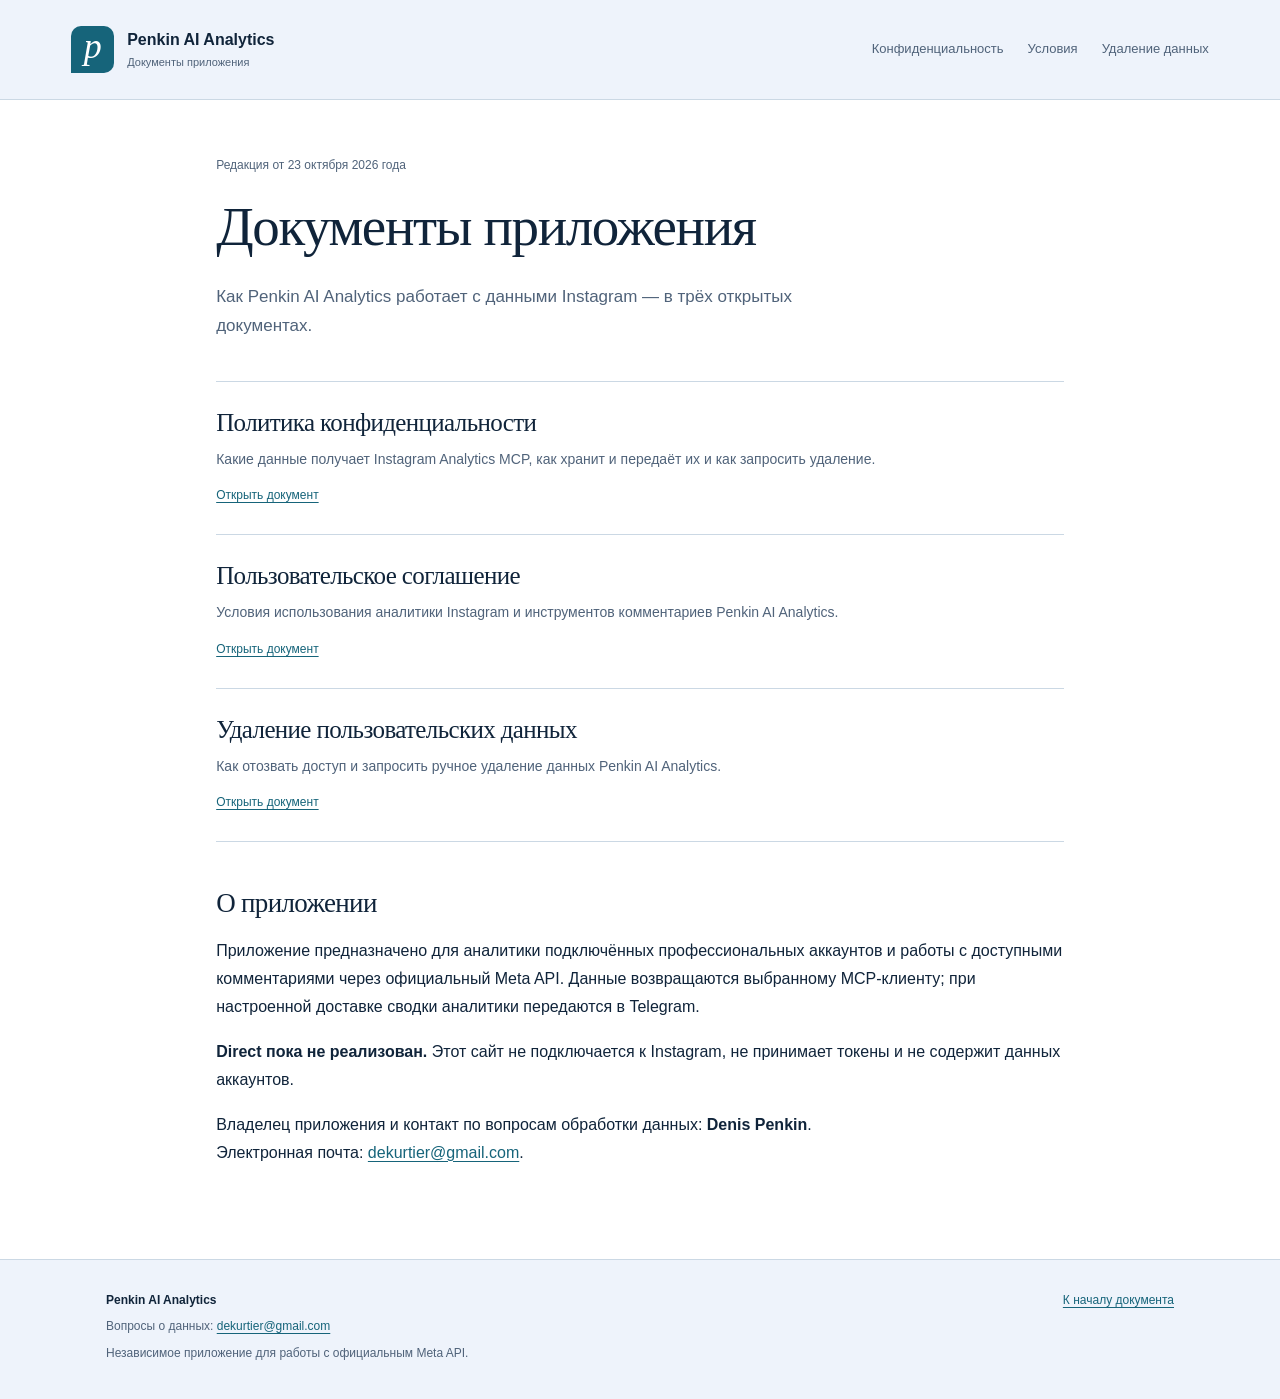
<file: index.html>
<!doctype html>
<html lang="ru"><head><meta charset="utf-8"><meta name="viewport" content="width=device-width, initial-scale=1"><title>Документы приложения — Penkin AI Analytics</title><meta name="description" content="Конфиденциальность, условия использования и удаление данных Penkin AI Analytics."><meta name="referrer" content="strict-origin-when-cross-origin"><meta name="color-scheme" content="light"><link rel="icon" href="./favicon.svg" type="image/svg+xml"><link rel="stylesheet" href="./assets/styles.css"></head>
<body><a class="skip" href="#main">К содержанию</a><header class="site-header"><div class="header-inner"><a class="brand" href="./" aria-label="Penkin AI Analytics — документы"><span class="brand-symbol" aria-hidden="true">p</span><span>Penkin AI Analytics<span class="brand-caption">Документы приложения</span></span></a><nav aria-label="Основная навигация"><a href="./privacy/">Конфиденциальность</a><a href="./terms/">Условия</a><a href="./data-deletion/">Удаление данных</a></nav></div></header>

<main id="main" class="layout home"><article><div class="document-meta">Редакция от <time datetime="2026-10-23">23 октября 2026 года</time></div><h1>Документы приложения</h1><p class="lead">Как Penkin AI Analytics работает с данными Instagram — в трёх открытых документах.</p><div class="document-list"><a href="./privacy/"><h2>Политика конфиденциальности</h2><p>Какие данные получает Instagram Analytics MCP, как хранит и передаёт их и как запросить удаление.</p><span>Открыть документ</span></a><a href="./terms/"><h2>Пользовательское соглашение</h2><p>Условия использования аналитики Instagram и инструментов комментариев Penkin AI Analytics.</p><span>Открыть документ</span></a><a href="./data-deletion/"><h2>Удаление пользовательских данных</h2><p>Как отозвать доступ и запросить ручное удаление данных Penkin AI Analytics.</p><span>Открыть документ</span></a></div><section><h2>О приложении</h2><p>Приложение предназначено для аналитики подключённых профессиональных аккаунтов и работы с доступными комментариями через официальный Meta API. Данные возвращаются выбранному MCP-клиенту; при настроенной доставке сводки аналитики передаются в Telegram.</p><p><strong>Direct пока не реализован.</strong> Этот сайт не подключается к Instagram, не принимает токены и не содержит данных аккаунтов.</p><p>Владелец приложения и контакт по вопросам обработки данных: <strong>Denis Penkin</strong>.<br>Электронная почта: <a href="mailto:dekurtier@gmail.com">dekurtier@gmail.com</a>.</p></section></article></main>
<footer class="site-footer"><div><strong>Penkin AI Analytics</strong><p>Вопросы о данных: <a href="mailto:dekurtier@gmail.com">dekurtier@gmail.com</a></p><p>Независимое приложение для работы с официальным Meta API.</p></div><a href="#main">К началу документа</a></footer></body></html>
</file>
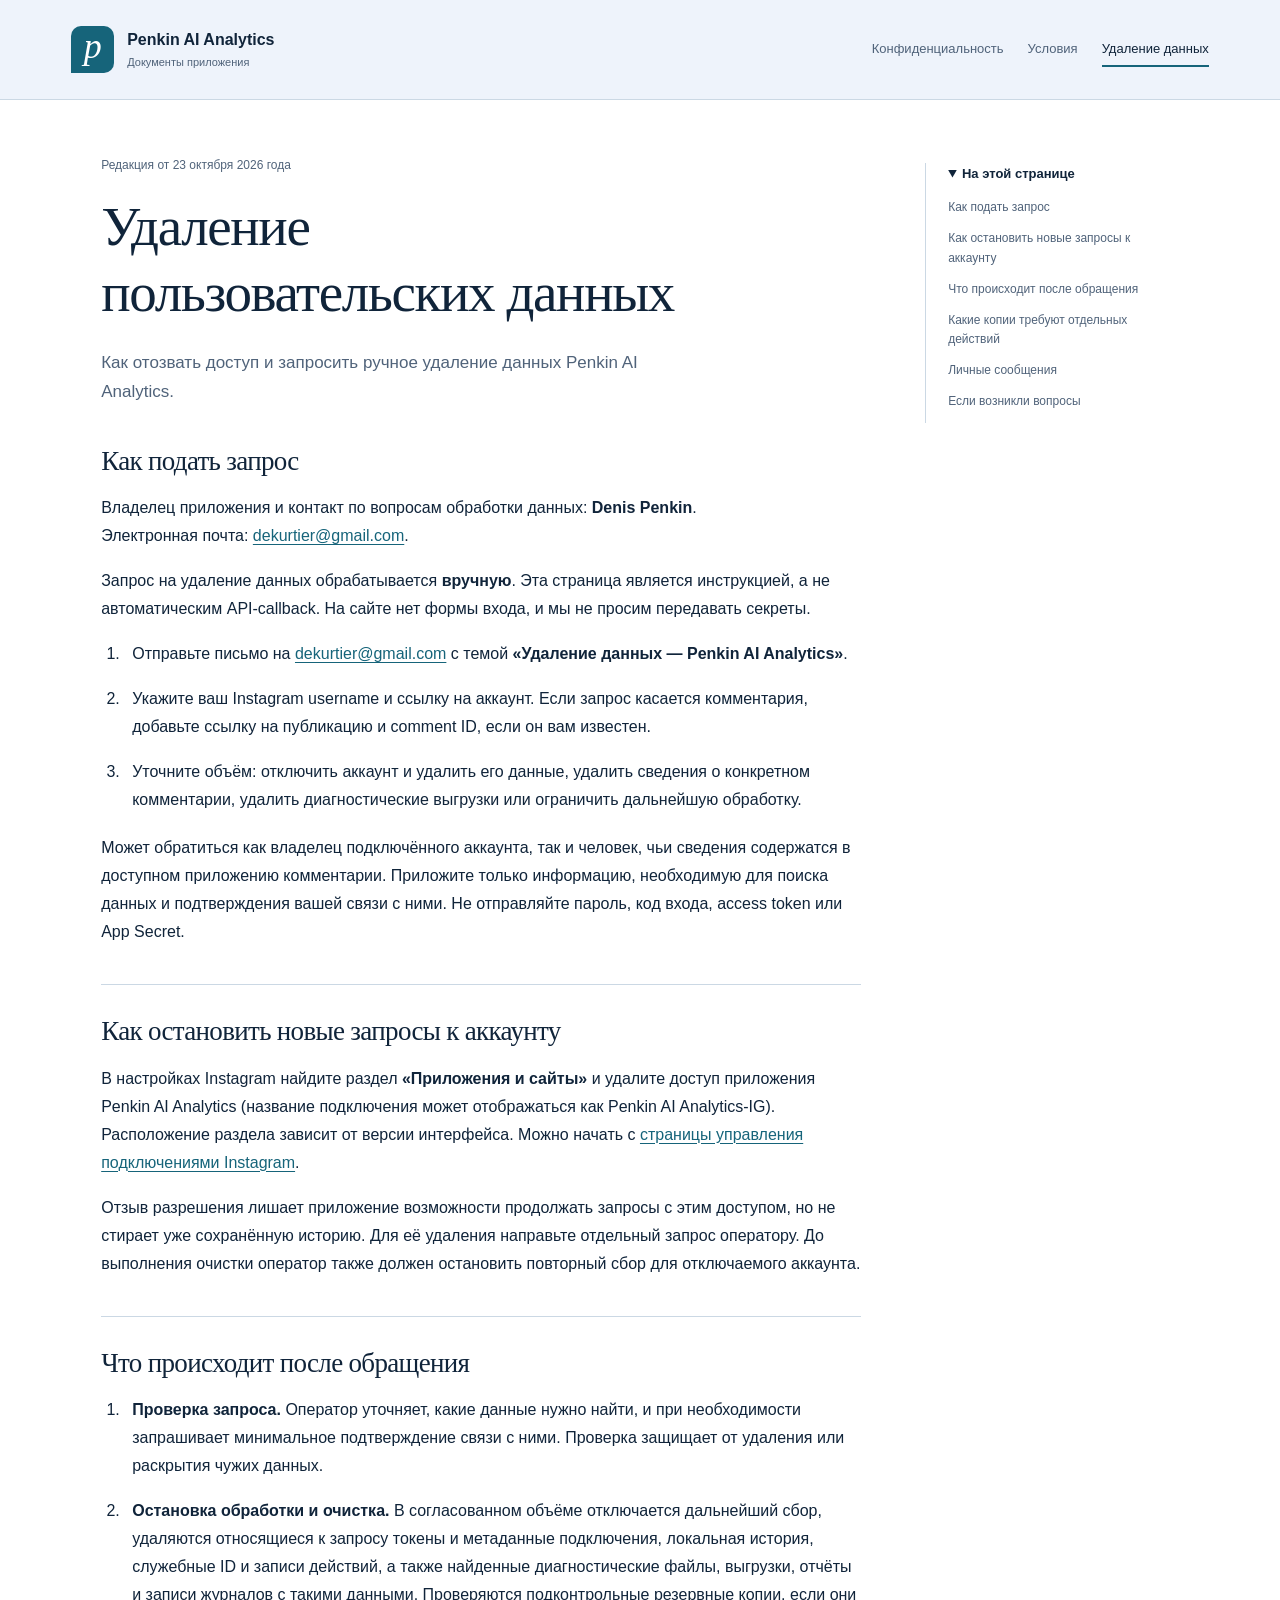
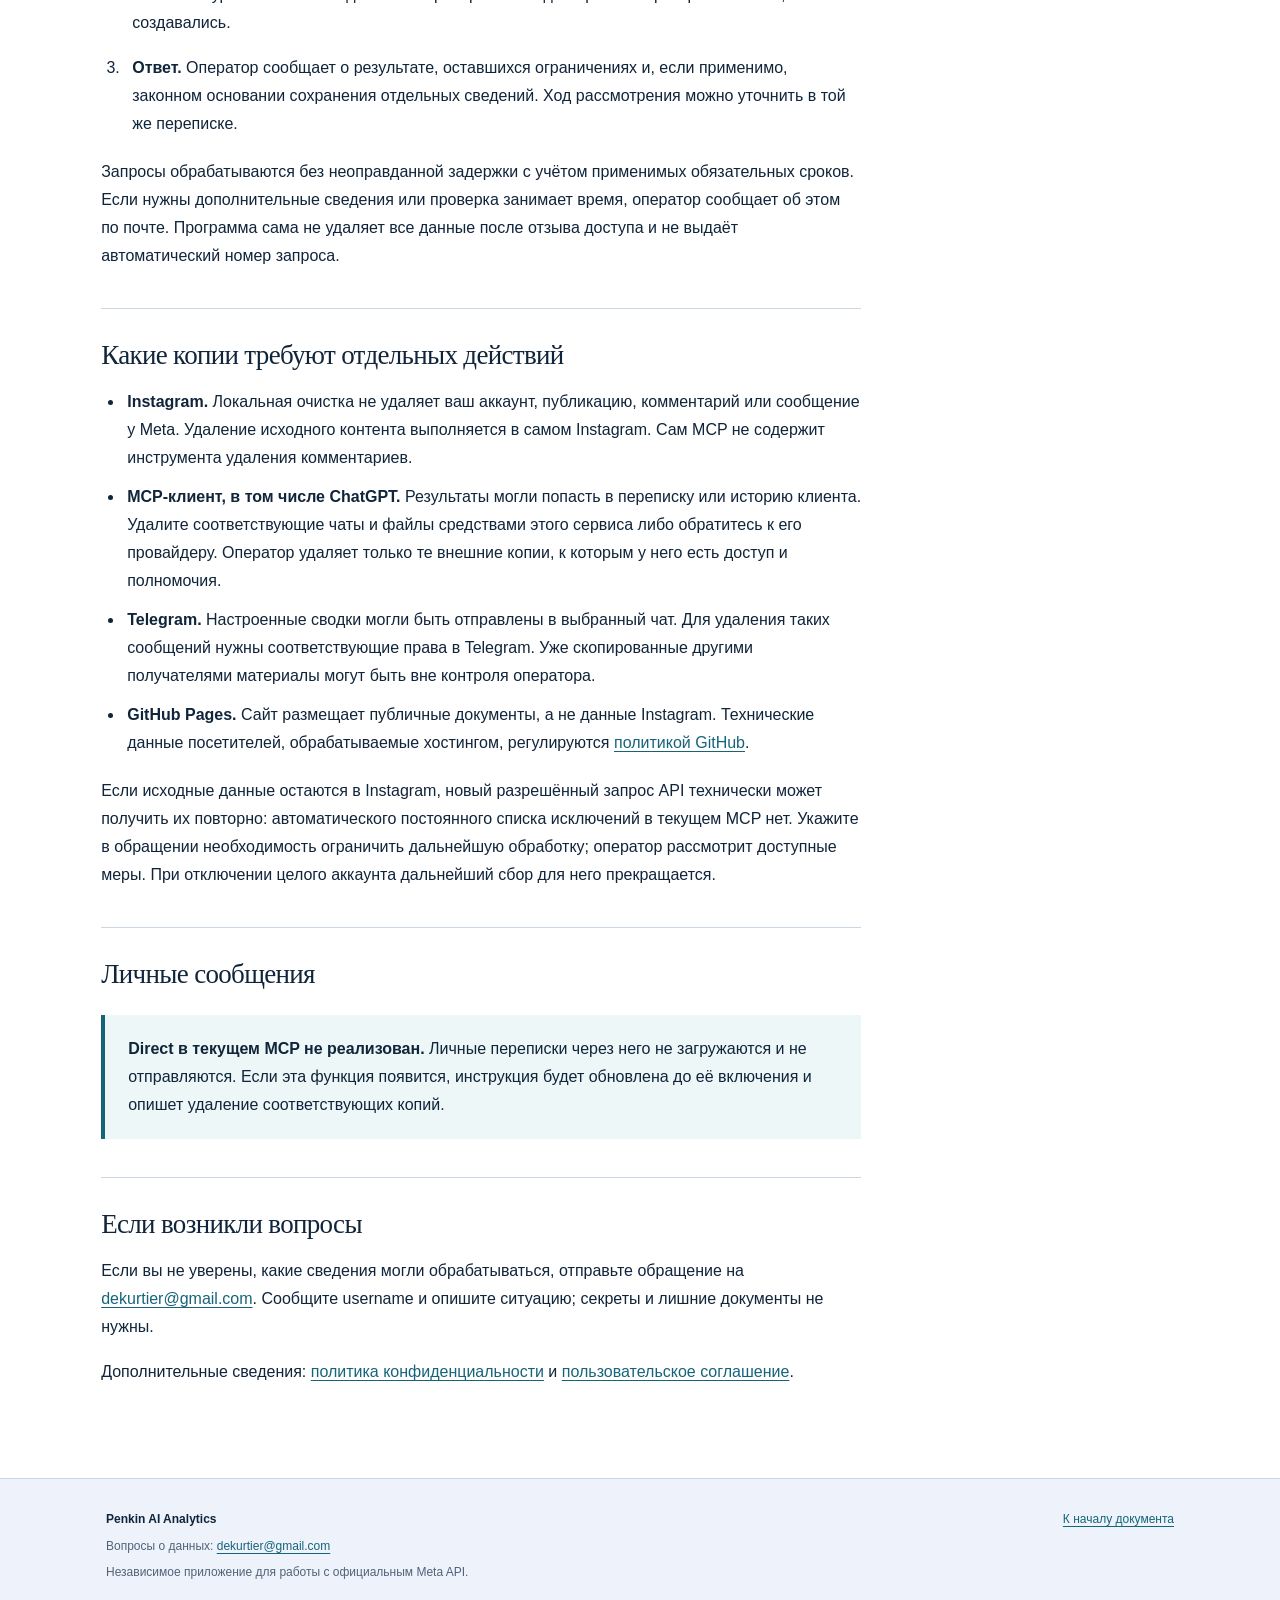
<file: data-deletion/index.html>
<!doctype html>
<html lang="ru"><head><meta charset="utf-8"><meta name="viewport" content="width=device-width, initial-scale=1"><title>Удаление пользовательских данных — Penkin AI Analytics</title><meta name="description" content="Как отозвать доступ и запросить ручное удаление данных Penkin AI Analytics."><meta name="referrer" content="strict-origin-when-cross-origin"><meta name="color-scheme" content="light"><link rel="icon" href="../favicon.svg" type="image/svg+xml"><link rel="stylesheet" href="../assets/styles.css"></head>
<body><a class="skip" href="#main">К содержанию</a><header class="site-header"><div class="header-inner"><a class="brand" href="../" aria-label="Penkin AI Analytics — документы"><span class="brand-symbol" aria-hidden="true">p</span><span>Penkin AI Analytics<span class="brand-caption">Документы приложения</span></span></a><nav aria-label="Основная навигация"><a href="../privacy/">Конфиденциальность</a><a href="../terms/">Условия</a><a href="../data-deletion/" aria-current="page">Удаление данных</a></nav></div></header>

<main id="main" class="layout"><article><div class="document-meta">Редакция от <time datetime="2026-10-23">23 октября 2026 года</time></div><h1>Удаление пользовательских данных</h1><p class="lead">Как отозвать доступ и запросить ручное удаление данных Penkin AI Analytics.</p><section id="request"><h2>Как подать запрос</h2><p>Владелец приложения и контакт по вопросам обработки данных: <strong>Denis Penkin</strong>.<br>Электронная почта: <a href="mailto:dekurtier@gmail.com">dekurtier@gmail.com</a>.</p><p>Запрос на удаление данных обрабатывается <strong>вручную</strong>. Эта страница является инструкцией, а не автоматическим API-callback. На сайте нет формы входа, и мы не просим передавать секреты.</p><ol class="steps"><li>Отправьте письмо на <a href="mailto:dekurtier@gmail.com">dekurtier@gmail.com</a> с темой <strong>«Удаление данных — Penkin AI Analytics»</strong>.</li><li>Укажите ваш Instagram username и ссылку на аккаунт. Если запрос касается комментария, добавьте ссылку на публикацию и comment ID, если он вам известен.</li><li>Уточните объём: отключить аккаунт и удалить его данные, удалить сведения о конкретном комментарии, удалить диагностические выгрузки или ограничить дальнейшую обработку.</li></ol><p>Может обратиться как владелец подключённого аккаунта, так и человек, чьи сведения содержатся в доступном приложению комментарии. Приложите только информацию, необходимую для поиска данных и подтверждения вашей связи с ними. Не отправляйте пароль, код входа, access token или App Secret.</p></section>
<section id="revoke"><h2>Как остановить новые запросы к аккаунту</h2><p>В настройках Instagram найдите раздел <strong>«Приложения и сайты»</strong> и удалите доступ приложения Penkin AI Analytics (название подключения может отображаться как Penkin AI Analytics-IG). Расположение раздела зависит от версии интерфейса. Можно начать с <a href="https://www.instagram.com/accounts/manage_access/">страницы управления подключениями Instagram</a>.</p><p>Отзыв разрешения лишает приложение возможности продолжать запросы с этим доступом, но не стирает уже сохранённую историю. Для её удаления направьте отдельный запрос оператору. До выполнения очистки оператор также должен остановить повторный сбор для отключаемого аккаунта.</p></section>
<section id="process"><h2>Что происходит после обращения</h2><ol class="steps"><li><strong>Проверка запроса.</strong> Оператор уточняет, какие данные нужно найти, и при необходимости запрашивает минимальное подтверждение связи с ними. Проверка защищает от удаления или раскрытия чужих данных.</li><li><strong>Остановка обработки и очистка.</strong> В согласованном объёме отключается дальнейший сбор, удаляются относящиеся к запросу токены и метаданные подключения, локальная история, служебные ID и записи действий, а также найденные диагностические файлы, выгрузки, отчёты и записи журналов с такими данными. Проверяются подконтрольные резервные копии, если они создавались.</li><li><strong>Ответ.</strong> Оператор сообщает о результате, оставшихся ограничениях и, если применимо, законном основании сохранения отдельных сведений. Ход рассмотрения можно уточнить в той же переписке.</li></ol><p>Запросы обрабатываются без неоправданной задержки с учётом применимых обязательных сроков. Если нужны дополнительные сведения или проверка занимает время, оператор сообщает об этом по почте. Программа сама не удаляет все данные после отзыва доступа и не выдаёт автоматический номер запроса.</p></section>
<section id="copies"><h2>Какие копии требуют отдельных действий</h2><ul><li><strong>Instagram.</strong> Локальная очистка не удаляет ваш аккаунт, публикацию, комментарий или сообщение у Meta. Удаление исходного контента выполняется в самом Instagram. Сам MCP не содержит инструмента удаления комментариев.</li><li><strong>MCP-клиент, в том числе ChatGPT.</strong> Результаты могли попасть в переписку или историю клиента. Удалите соответствующие чаты и файлы средствами этого сервиса либо обратитесь к его провайдеру. Оператор удаляет только те внешние копии, к которым у него есть доступ и полномочия.</li><li><strong>Telegram.</strong> Настроенные сводки могли быть отправлены в выбранный чат. Для удаления таких сообщений нужны соответствующие права в Telegram. Уже скопированные другими получателями материалы могут быть вне контроля оператора.</li><li><strong>GitHub Pages.</strong> Сайт размещает публичные документы, а не данные Instagram. Технические данные посетителей, обрабатываемые хостингом, регулируются <a href="https://docs.github.com/en/site-policy/privacy-policies/github-general-privacy-statement">политикой GitHub</a>.</li></ul><p>Если исходные данные остаются в Instagram, новый разрешённый запрос API технически может получить их повторно: автоматического постоянного списка исключений в текущем MCP нет. Укажите в обращении необходимость ограничить дальнейшую обработку; оператор рассмотрит доступные меры. При отключении целого аккаунта дальнейший сбор для него прекращается.</p></section>
<section id="direct"><h2>Личные сообщения</h2><div class="notice"><p><strong>Direct в текущем MCP не реализован.</strong> Личные переписки через него не загружаются и не отправляются. Если эта функция появится, инструкция будет обновлена до её включения и опишет удаление соответствующих копий.</p></div></section>
<section id="help"><h2>Если возникли вопросы</h2><p>Если вы не уверены, какие сведения могли обрабатываться, отправьте обращение на <a href="mailto:dekurtier@gmail.com">dekurtier@gmail.com</a>. Сообщите username и опишите ситуацию; секреты и лишние документы не нужны.</p><p>Дополнительные сведения: <a href="../privacy/">политика конфиденциальности</a> и <a href="../terms/">пользовательское соглашение</a>.</p></section></article><aside class="contents" aria-label="Содержание"><details open><summary>На этой странице</summary><ol><li><a href="#request">Как подать запрос</a></li><li><a href="#revoke">Как остановить новые запросы к аккаунту</a></li><li><a href="#process">Что происходит после обращения</a></li><li><a href="#copies">Какие копии требуют отдельных действий</a></li><li><a href="#direct">Личные сообщения</a></li><li><a href="#help">Если возникли вопросы</a></li></ol></details></aside></main>
<footer class="site-footer"><div><strong>Penkin AI Analytics</strong><p>Вопросы о данных: <a href="mailto:dekurtier@gmail.com">dekurtier@gmail.com</a></p><p>Независимое приложение для работы с официальным Meta API.</p></div><a href="#main">К началу документа</a></footer></body></html>
</file>
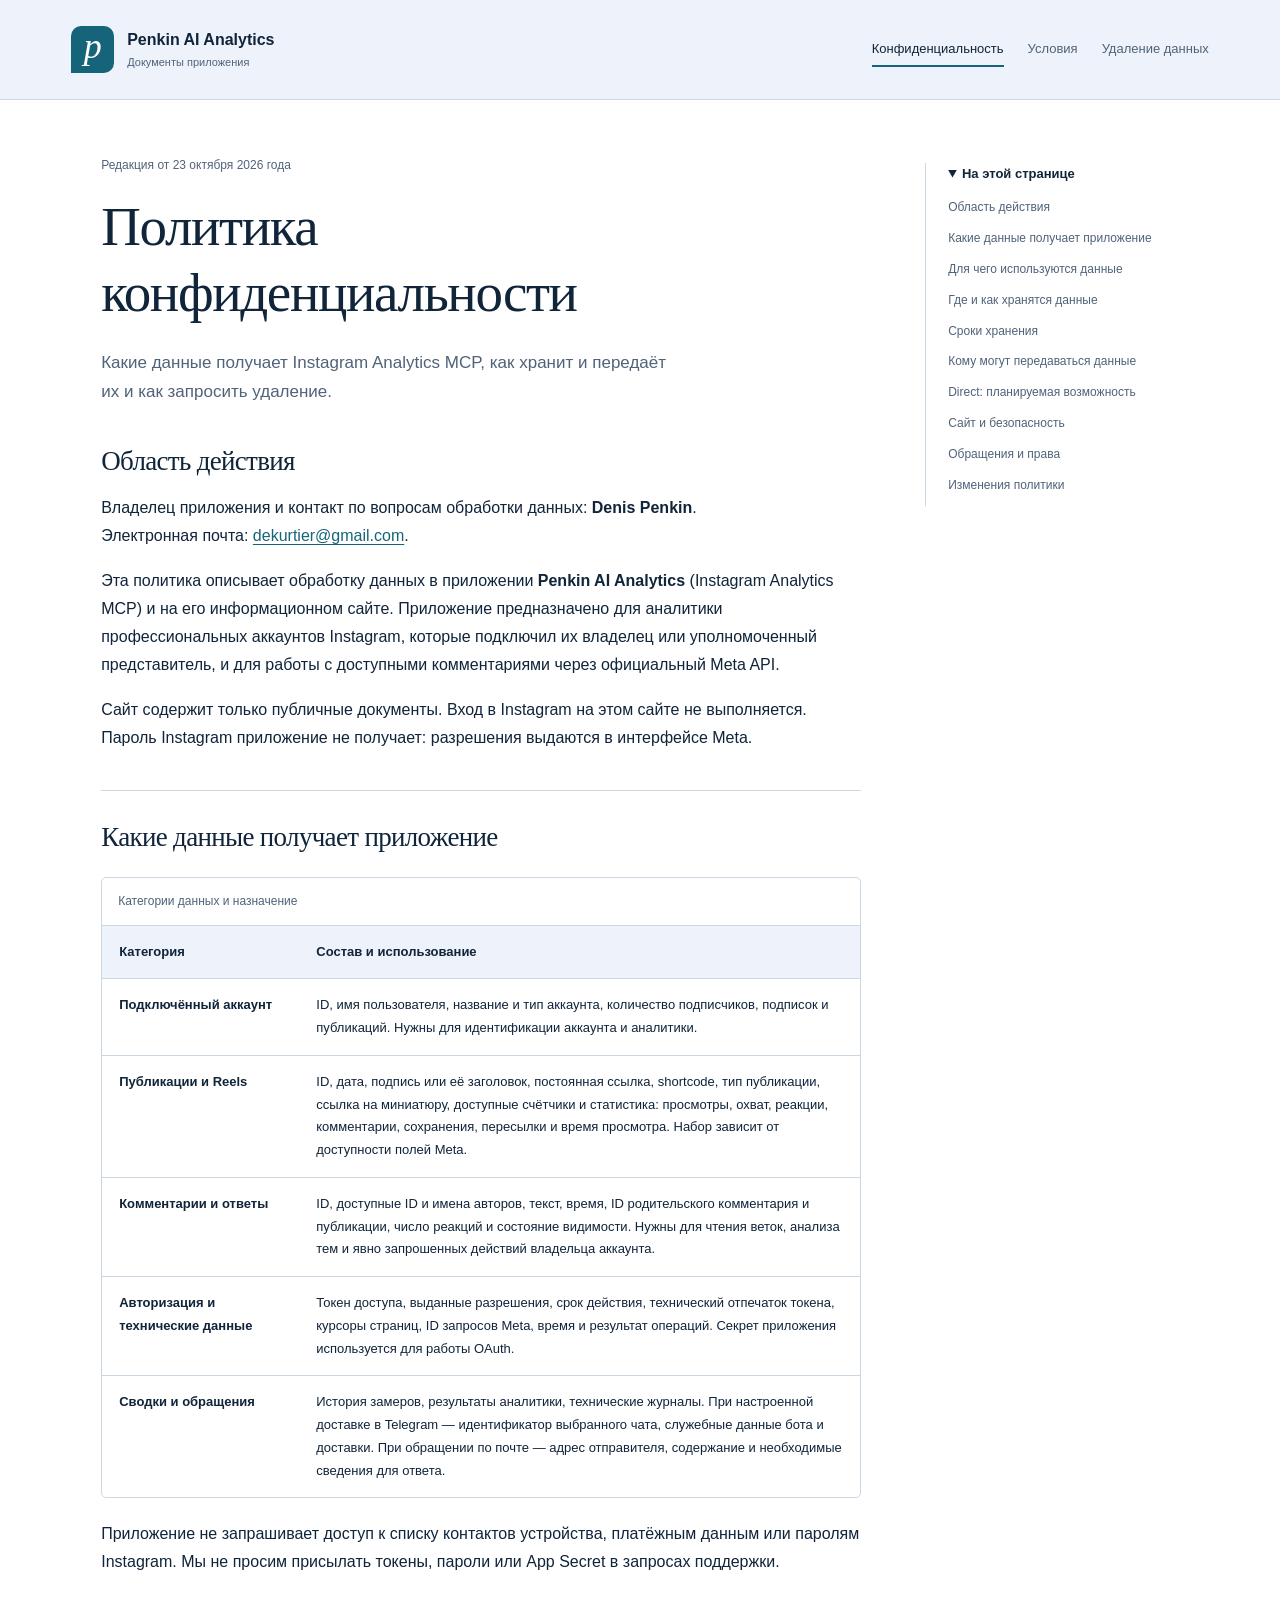
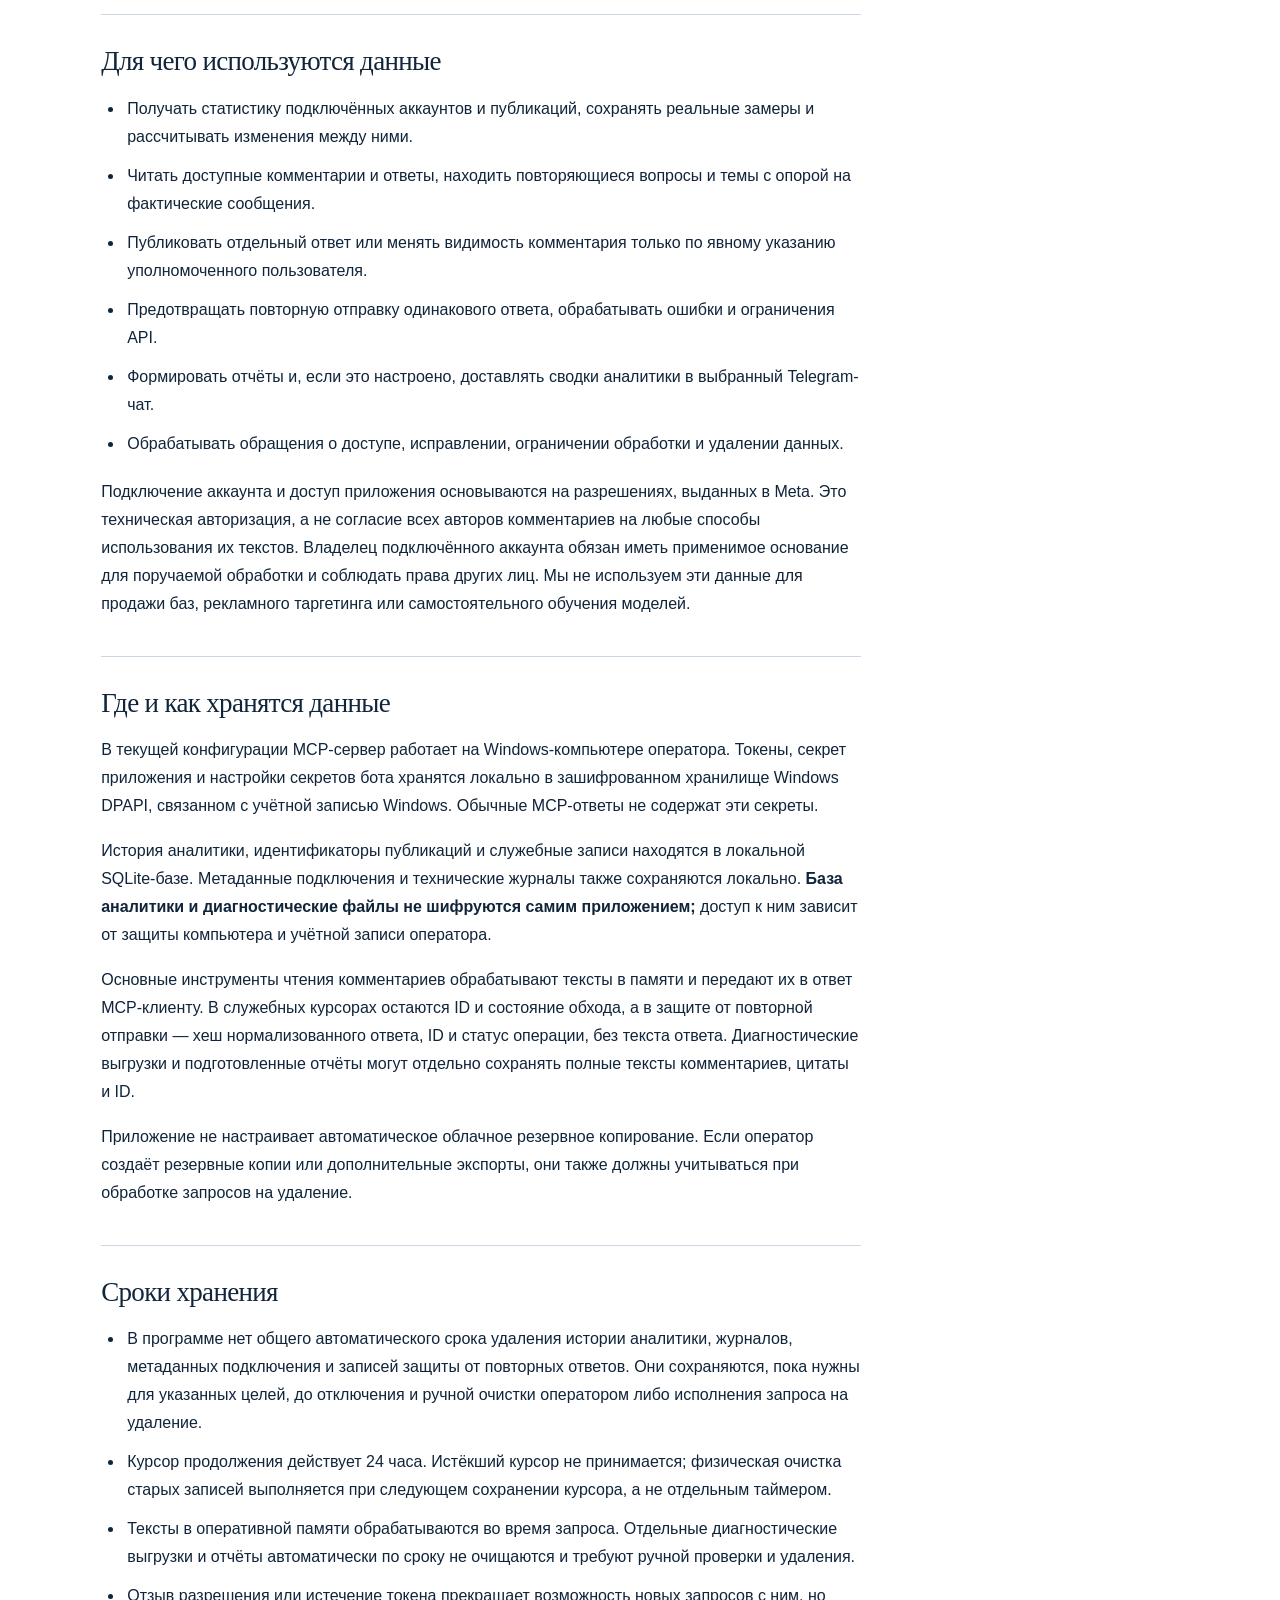
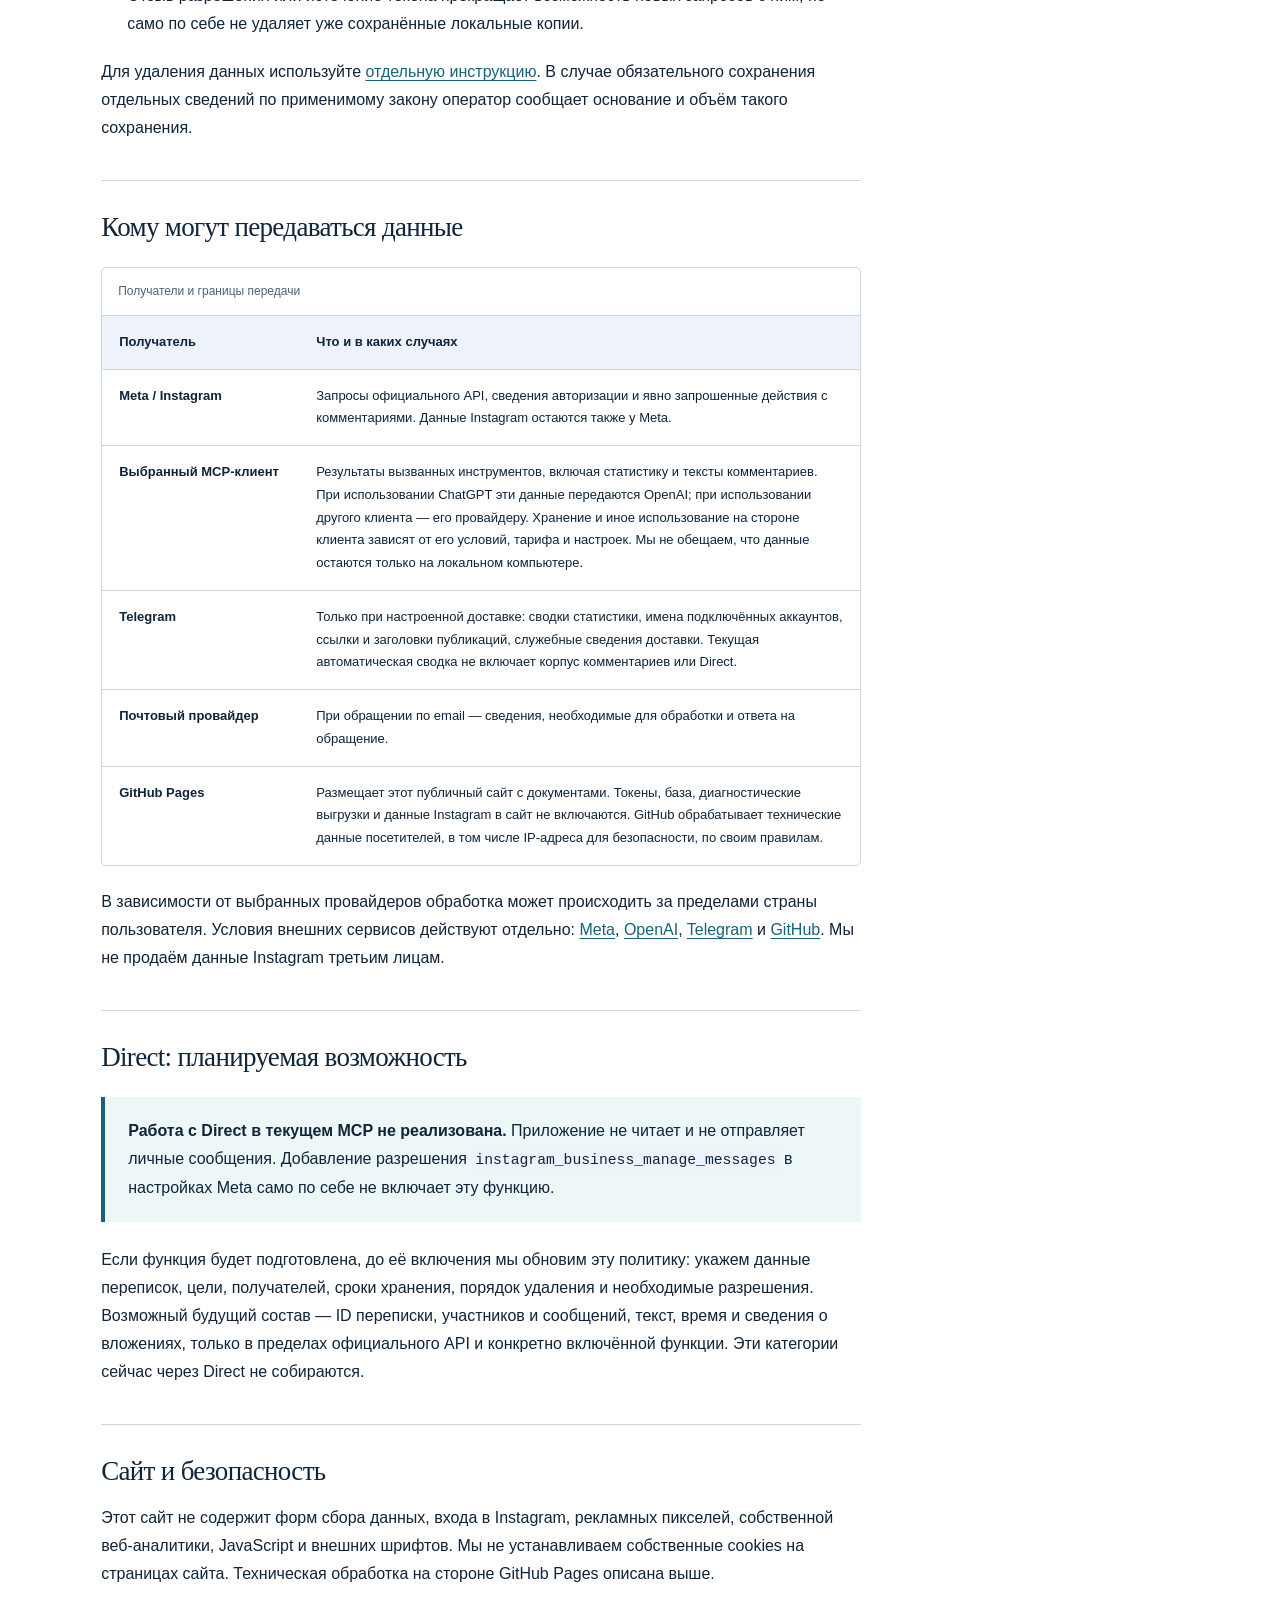
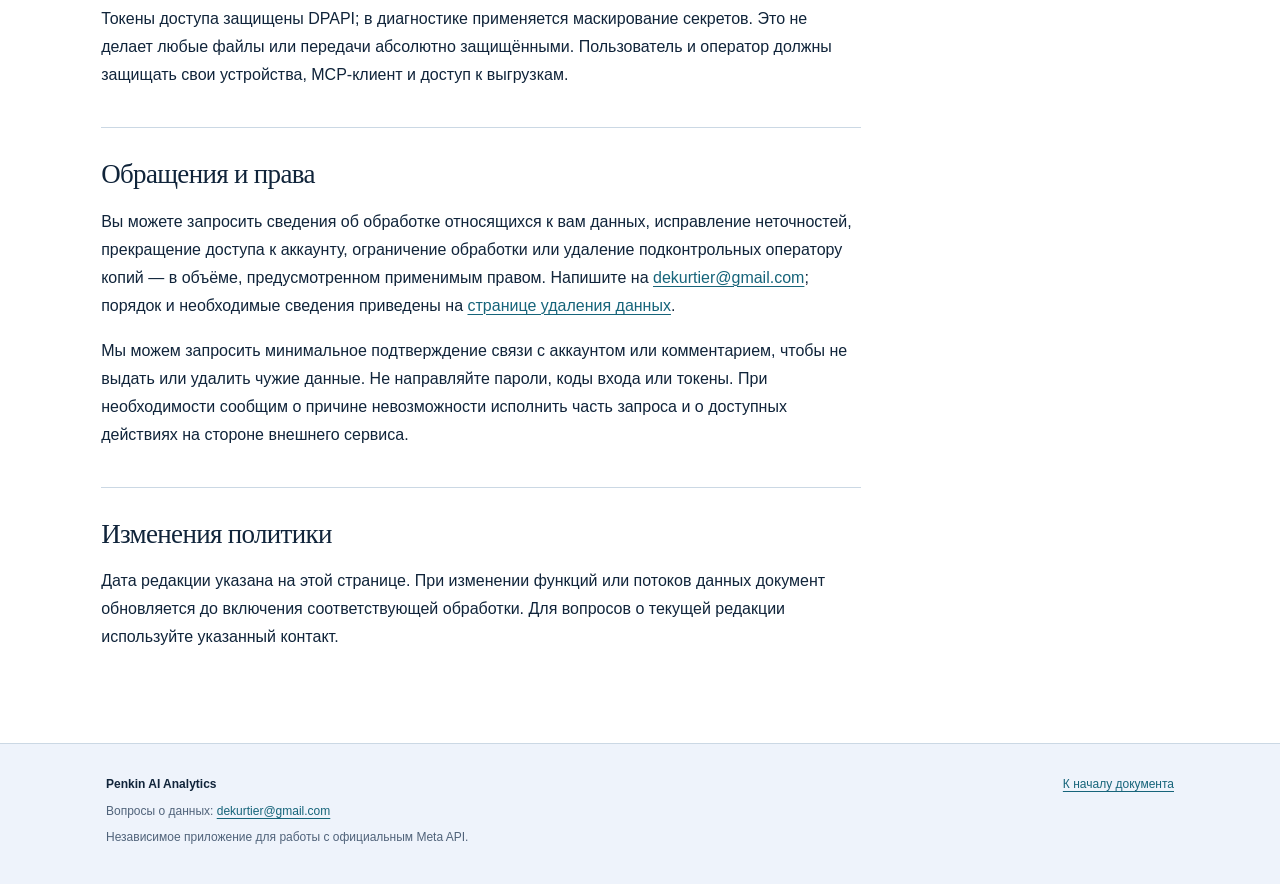
<file: privacy/index.html>
<!doctype html>
<html lang="ru"><head><meta charset="utf-8"><meta name="viewport" content="width=device-width, initial-scale=1"><title>Политика конфиденциальности — Penkin AI Analytics</title><meta name="description" content="Какие данные получает Instagram Analytics MCP, как хранит и передаёт их и как запросить удаление."><meta name="referrer" content="strict-origin-when-cross-origin"><meta name="color-scheme" content="light"><link rel="icon" href="../favicon.svg" type="image/svg+xml"><link rel="stylesheet" href="../assets/styles.css"></head>
<body><a class="skip" href="#main">К содержанию</a><header class="site-header"><div class="header-inner"><a class="brand" href="../" aria-label="Penkin AI Analytics — документы"><span class="brand-symbol" aria-hidden="true">p</span><span>Penkin AI Analytics<span class="brand-caption">Документы приложения</span></span></a><nav aria-label="Основная навигация"><a href="../privacy/" aria-current="page">Конфиденциальность</a><a href="../terms/">Условия</a><a href="../data-deletion/">Удаление данных</a></nav></div></header>

<main id="main" class="layout"><article><div class="document-meta">Редакция от <time datetime="2026-10-23">23 октября 2026 года</time></div><h1>Политика конфиденциальности</h1><p class="lead">Какие данные получает Instagram Analytics MCP, как хранит и передаёт их и как запросить удаление.</p><section id="about"><h2>Область действия</h2><p>Владелец приложения и контакт по вопросам обработки данных: <strong>Denis Penkin</strong>.<br>Электронная почта: <a href="mailto:dekurtier@gmail.com">dekurtier@gmail.com</a>.</p><p>Эта политика описывает обработку данных в приложении <strong>Penkin AI Analytics</strong> (Instagram Analytics MCP) и на его информационном сайте. Приложение предназначено для аналитики профессиональных аккаунтов Instagram, которые подключил их владелец или уполномоченный представитель, и для работы с доступными комментариями через официальный Meta API.</p><p>Сайт содержит только публичные документы. Вход в Instagram на этом сайте не выполняется. Пароль Instagram приложение не получает: разрешения выдаются в интерфейсе Meta.</p></section>
<section id="data"><h2>Какие данные получает приложение</h2><div class="table-wrap"><table><caption>Категории данных и назначение</caption><thead><tr><th>Категория</th><th>Состав и использование</th></tr></thead><tbody>
 <tr><td>Подключённый аккаунт</td><td>ID, имя пользователя, название и тип аккаунта, количество подписчиков, подписок и публикаций. Нужны для идентификации аккаунта и аналитики.</td></tr>
 <tr><td>Публикации и Reels</td><td>ID, дата, подпись или её заголовок, постоянная ссылка, shortcode, тип публикации, ссылка на миниатюру, доступные счётчики и статистика: просмотры, охват, реакции, комментарии, сохранения, пересылки и время просмотра. Набор зависит от доступности полей Meta.</td></tr>
 <tr><td>Комментарии и ответы</td><td>ID, доступные ID и имена авторов, текст, время, ID родительского комментария и публикации, число реакций и состояние видимости. Нужны для чтения веток, анализа тем и явно запрошенных действий владельца аккаунта.</td></tr>
 <tr><td>Авторизация и технические данные</td><td>Токен доступа, выданные разрешения, срок действия, технический отпечаток токена, курсоры страниц, ID запросов Meta, время и результат операций. Секрет приложения используется для работы OAuth.</td></tr>
 <tr><td>Сводки и обращения</td><td>История замеров, результаты аналитики, технические журналы. При настроенной доставке в Telegram — идентификатор выбранного чата, служебные данные бота и доставки. При обращении по почте — адрес отправителя, содержание и необходимые сведения для ответа.</td></tr>
 </tbody></table></div><p>Приложение не запрашивает доступ к списку контактов устройства, платёжным данным или паролям Instagram. Мы не просим присылать токены, пароли или App Secret в запросах поддержки.</p></section>
<section id="purpose"><h2>Для чего используются данные</h2><ul><li>Получать статистику подключённых аккаунтов и публикаций, сохранять реальные замеры и рассчитывать изменения между ними.</li><li>Читать доступные комментарии и ответы, находить повторяющиеся вопросы и темы с опорой на фактические сообщения.</li><li>Публиковать отдельный ответ или менять видимость комментария только по явному указанию уполномоченного пользователя.</li><li>Предотвращать повторную отправку одинакового ответа, обрабатывать ошибки и ограничения API.</li><li>Формировать отчёты и, если это настроено, доставлять сводки аналитики в выбранный Telegram-чат.</li><li>Обрабатывать обращения о доступе, исправлении, ограничении обработки и удалении данных.</li></ul><p>Подключение аккаунта и доступ приложения основываются на разрешениях, выданных в Meta. Это техническая авторизация, а не согласие всех авторов комментариев на любые способы использования их текстов. Владелец подключённого аккаунта обязан иметь применимое основание для поручаемой обработки и соблюдать права других лиц. Мы не используем эти данные для продажи баз, рекламного таргетинга или самостоятельного обучения моделей.</p></section>
<section id="storage"><h2>Где и как хранятся данные</h2><p>В текущей конфигурации MCP-сервер работает на Windows-компьютере оператора. Токены, секрет приложения и настройки секретов бота хранятся локально в зашифрованном хранилище Windows DPAPI, связанном с учётной записью Windows. Обычные MCP-ответы не содержат эти секреты.</p><p>История аналитики, идентификаторы публикаций и служебные записи находятся в локальной SQLite-базе. Метаданные подключения и технические журналы также сохраняются локально. <strong>База аналитики и диагностические файлы не шифруются самим приложением;</strong> доступ к ним зависит от защиты компьютера и учётной записи оператора.</p><p>Основные инструменты чтения комментариев обрабатывают тексты в памяти и передают их в ответ MCP-клиенту. В служебных курсорах остаются ID и состояние обхода, а в защите от повторной отправки — хеш нормализованного ответа, ID и статус операции, без текста ответа. Диагностические выгрузки и подготовленные отчёты могут отдельно сохранять полные тексты комментариев, цитаты и ID.</p><p>Приложение не настраивает автоматическое облачное резервное копирование. Если оператор создаёт резервные копии или дополнительные экспорты, они также должны учитываться при обработке запросов на удаление.</p></section>
<section id="retention"><h2>Сроки хранения</h2><ul><li>В программе нет общего автоматического срока удаления истории аналитики, журналов, метаданных подключения и записей защиты от повторных ответов. Они сохраняются, пока нужны для указанных целей, до отключения и ручной очистки оператором либо исполнения запроса на удаление.</li><li>Курсор продолжения действует 24 часа. Истёкший курсор не принимается; физическая очистка старых записей выполняется при следующем сохранении курсора, а не отдельным таймером.</li><li>Тексты в оперативной памяти обрабатываются во время запроса. Отдельные диагностические выгрузки и отчёты автоматически по сроку не очищаются и требуют ручной проверки и удаления.</li><li>Отзыв разрешения или истечение токена прекращает возможность новых запросов с ним, но само по себе не удаляет уже сохранённые локальные копии.</li></ul><p>Для удаления данных используйте <a href="../data-deletion/">отдельную инструкцию</a>. В случае обязательного сохранения отдельных сведений по применимому закону оператор сообщает основание и объём такого сохранения.</p></section>
<section id="recipients"><h2>Кому могут передаваться данные</h2><div class="table-wrap"><table><caption>Получатели и границы передачи</caption><thead><tr><th>Получатель</th><th>Что и в каких случаях</th></tr></thead><tbody>
 <tr><td>Meta / Instagram</td><td>Запросы официального API, сведения авторизации и явно запрошенные действия с комментариями. Данные Instagram остаются также у Meta.</td></tr>
 <tr><td>Выбранный MCP-клиент</td><td>Результаты вызванных инструментов, включая статистику и тексты комментариев. При использовании ChatGPT эти данные передаются OpenAI; при использовании другого клиента — его провайдеру. Хранение и иное использование на стороне клиента зависят от его условий, тарифа и настроек. Мы не обещаем, что данные остаются только на локальном компьютере.</td></tr>
 <tr><td>Telegram</td><td>Только при настроенной доставке: сводки статистики, имена подключённых аккаунтов, ссылки и заголовки публикаций, служебные сведения доставки. Текущая автоматическая сводка не включает корпус комментариев или Direct.</td></tr>
 <tr><td>Почтовый провайдер</td><td>При обращении по email — сведения, необходимые для обработки и ответа на обращение.</td></tr>
 <tr><td>GitHub Pages</td><td>Размещает этот публичный сайт с документами. Токены, база, диагностические выгрузки и данные Instagram в сайт не включаются. GitHub обрабатывает технические данные посетителей, в том числе IP-адреса для безопасности, по своим правилам.</td></tr>
 </tbody></table></div><p>В зависимости от выбранных провайдеров обработка может происходить за пределами страны пользователя. Условия внешних сервисов действуют отдельно: <a href="https://privacycenter.instagram.com/policy/">Meta</a>, <a href="https://openai.com/policies/privacy-policy/">OpenAI</a>, <a href="https://telegram.org/privacy">Telegram</a> и <a href="https://docs.github.com/en/site-policy/privacy-policies/github-general-privacy-statement">GitHub</a>. Мы не продаём данные Instagram третьим лицам.</p></section>
<section id="direct"><h2>Direct: планируемая возможность</h2><div class="notice"><p><strong>Работа с Direct в текущем MCP не реализована.</strong> Приложение не читает и не отправляет личные сообщения. Добавление разрешения <code>instagram_business_manage_messages</code> в настройках Meta само по себе не включает эту функцию.</p></div><p>Если функция будет подготовлена, до её включения мы обновим эту политику: укажем данные переписок, цели, получателей, сроки хранения, порядок удаления и необходимые разрешения. Возможный будущий состав — ID переписки, участников и сообщений, текст, время и сведения о вложениях, только в пределах официального API и конкретно включённой функции. Эти категории сейчас через Direct не собираются.</p></section>
<section id="site"><h2>Сайт и безопасность</h2><p>Этот сайт не содержит форм сбора данных, входа в Instagram, рекламных пикселей, собственной веб-аналитики, JavaScript и внешних шрифтов. Мы не устанавливаем собственные cookies на страницах сайта. Техническая обработка на стороне GitHub Pages описана выше.</p><p>Токены доступа защищены DPAPI; в диагностике применяется маскирование секретов. Это не делает любые файлы или передачи абсолютно защищёнными. Пользователь и оператор должны защищать свои устройства, MCP-клиент и доступ к выгрузкам.</p></section>
<section id="rights"><h2>Обращения и права</h2><p>Вы можете запросить сведения об обработке относящихся к вам данных, исправление неточностей, прекращение доступа к аккаунту, ограничение обработки или удаление подконтрольных оператору копий — в объёме, предусмотренном применимым правом. Напишите на <a href="mailto:dekurtier@gmail.com">dekurtier@gmail.com</a>; порядок и необходимые сведения приведены на <a href="../data-deletion/">странице удаления данных</a>.</p><p>Мы можем запросить минимальное подтверждение связи с аккаунтом или комментарием, чтобы не выдать или удалить чужие данные. Не направляйте пароли, коды входа или токены. При необходимости сообщим о причине невозможности исполнить часть запроса и о доступных действиях на стороне внешнего сервиса.</p></section>
<section id="changes"><h2>Изменения политики</h2><p>Дата редакции указана на этой странице. При изменении функций или потоков данных документ обновляется до включения соответствующей обработки. Для вопросов о текущей редакции используйте указанный контакт.</p></section></article><aside class="contents" aria-label="Содержание"><details open><summary>На этой странице</summary><ol><li><a href="#about">Область действия</a></li><li><a href="#data">Какие данные получает приложение</a></li><li><a href="#purpose">Для чего используются данные</a></li><li><a href="#storage">Где и как хранятся данные</a></li><li><a href="#retention">Сроки хранения</a></li><li><a href="#recipients">Кому могут передаваться данные</a></li><li><a href="#direct">Direct: планируемая возможность</a></li><li><a href="#site">Сайт и безопасность</a></li><li><a href="#rights">Обращения и права</a></li><li><a href="#changes">Изменения политики</a></li></ol></details></aside></main>
<footer class="site-footer"><div><strong>Penkin AI Analytics</strong><p>Вопросы о данных: <a href="mailto:dekurtier@gmail.com">dekurtier@gmail.com</a></p><p>Независимое приложение для работы с официальным Meta API.</p></div><a href="#main">К началу документа</a></footer></body></html>
</file>
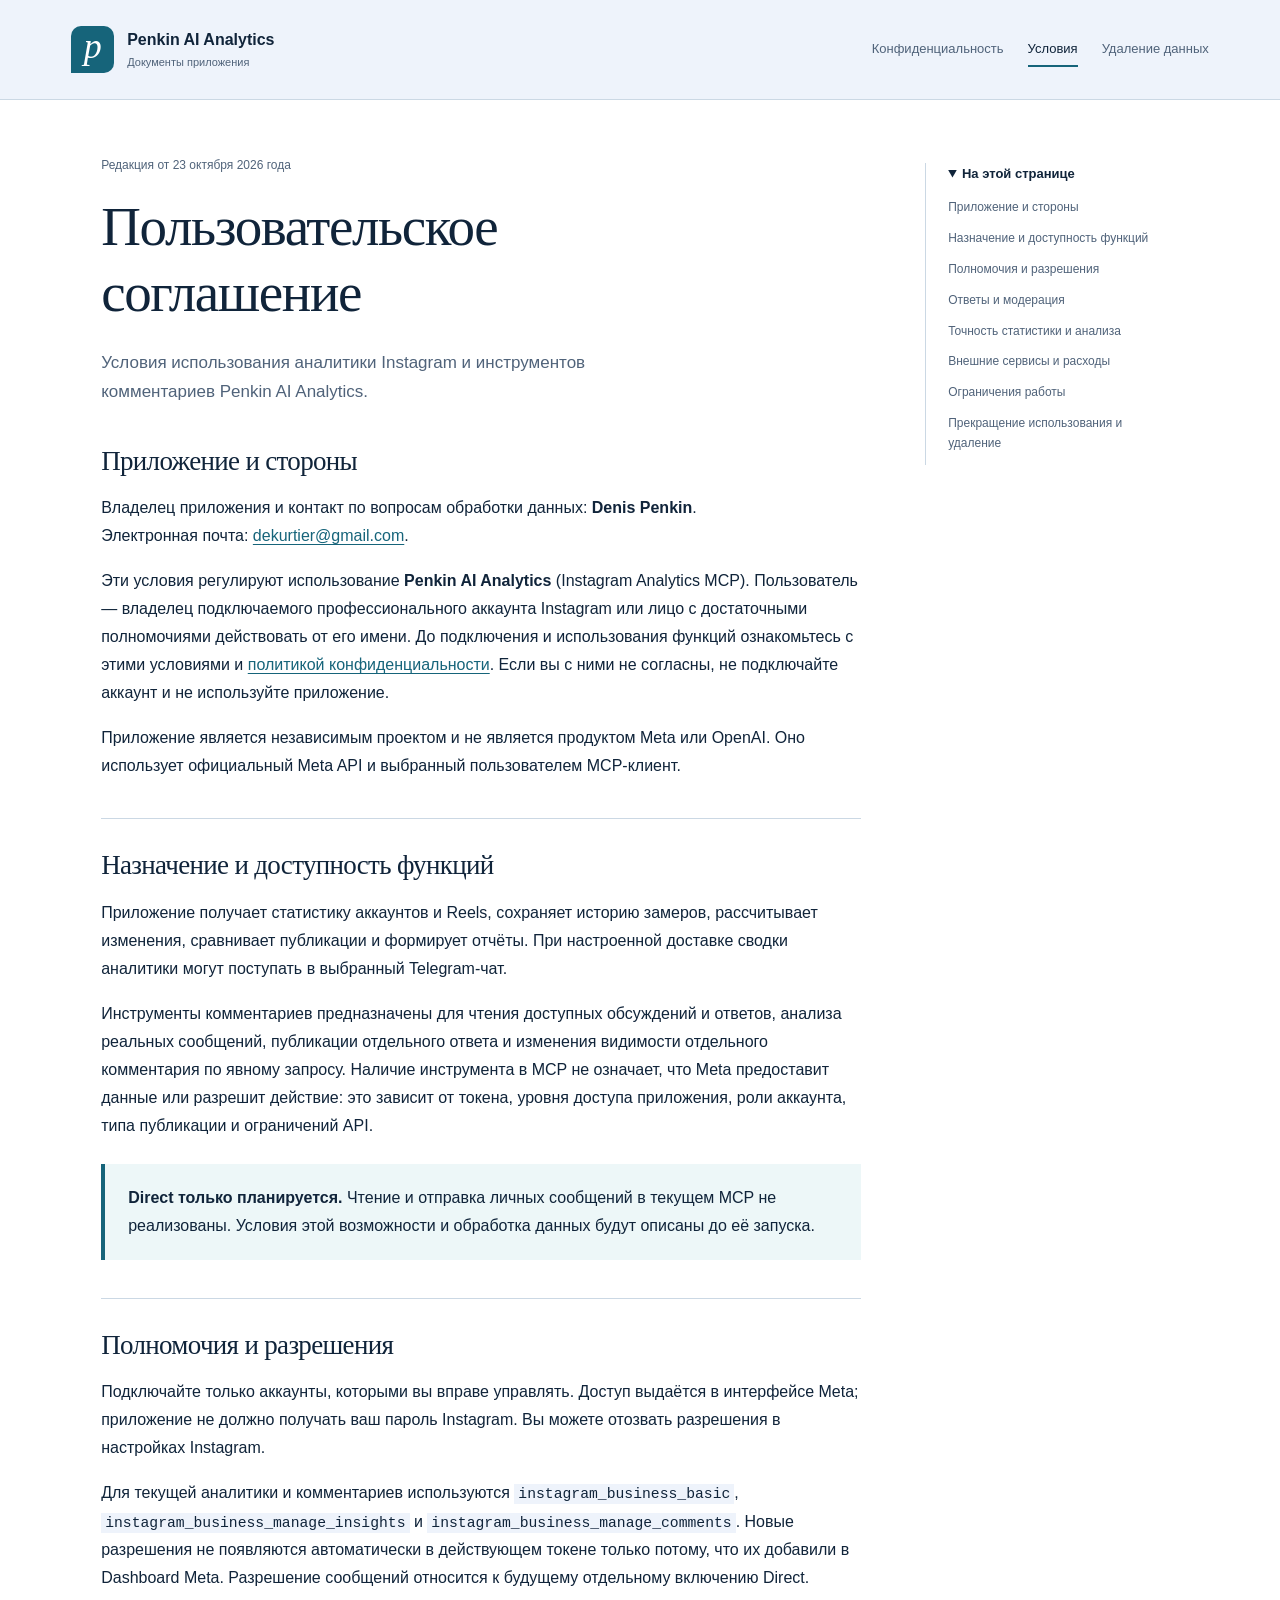
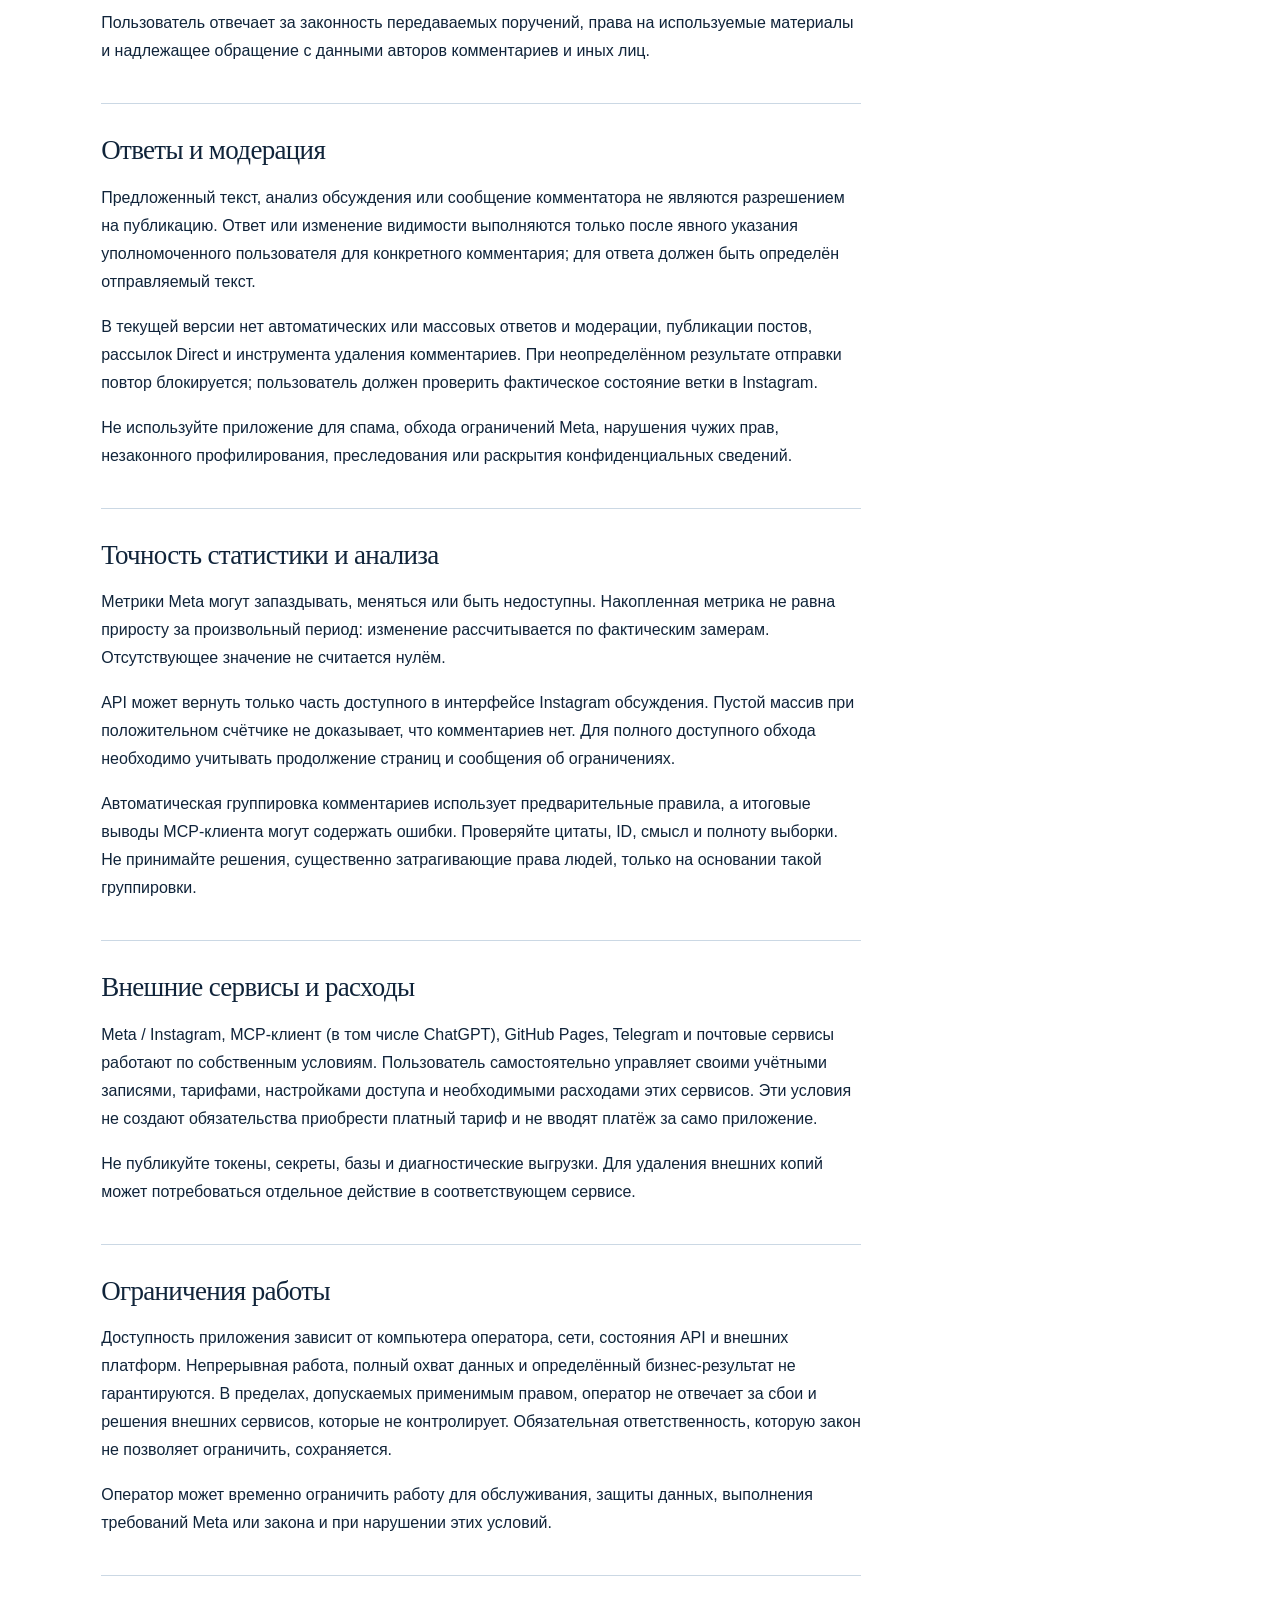
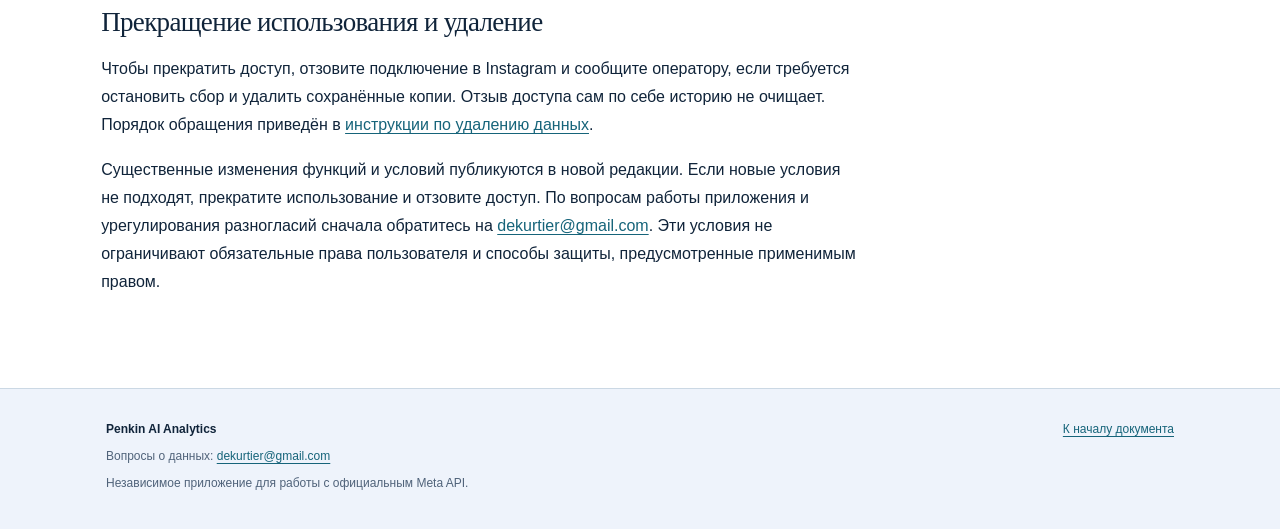
<file: terms/index.html>
<!doctype html>
<html lang="ru"><head><meta charset="utf-8"><meta name="viewport" content="width=device-width, initial-scale=1"><title>Пользовательское соглашение — Penkin AI Analytics</title><meta name="description" content="Условия использования аналитики Instagram и инструментов комментариев Penkin AI Analytics."><meta name="referrer" content="strict-origin-when-cross-origin"><meta name="color-scheme" content="light"><link rel="icon" href="../favicon.svg" type="image/svg+xml"><link rel="stylesheet" href="../assets/styles.css"></head>
<body><a class="skip" href="#main">К содержанию</a><header class="site-header"><div class="header-inner"><a class="brand" href="../" aria-label="Penkin AI Analytics — документы"><span class="brand-symbol" aria-hidden="true">p</span><span>Penkin AI Analytics<span class="brand-caption">Документы приложения</span></span></a><nav aria-label="Основная навигация"><a href="../privacy/">Конфиденциальность</a><a href="../terms/" aria-current="page">Условия</a><a href="../data-deletion/">Удаление данных</a></nav></div></header>

<main id="main" class="layout"><article><div class="document-meta">Редакция от <time datetime="2026-10-23">23 октября 2026 года</time></div><h1>Пользовательское соглашение</h1><p class="lead">Условия использования аналитики Instagram и инструментов комментариев Penkin AI Analytics.</p><section id="parties"><h2>Приложение и стороны</h2><p>Владелец приложения и контакт по вопросам обработки данных: <strong>Denis Penkin</strong>.<br>Электронная почта: <a href="mailto:dekurtier@gmail.com">dekurtier@gmail.com</a>.</p><p>Эти условия регулируют использование <strong>Penkin AI Analytics</strong> (Instagram Analytics MCP). Пользователь — владелец подключаемого профессионального аккаунта Instagram или лицо с достаточными полномочиями действовать от его имени. До подключения и использования функций ознакомьтесь с этими условиями и <a href="../privacy/">политикой конфиденциальности</a>. Если вы с ними не согласны, не подключайте аккаунт и не используйте приложение.</p><p>Приложение является независимым проектом и не является продуктом Meta или OpenAI. Оно использует официальный Meta API и выбранный пользователем MCP-клиент.</p></section>
<section id="features"><h2>Назначение и доступность функций</h2><p>Приложение получает статистику аккаунтов и Reels, сохраняет историю замеров, рассчитывает изменения, сравнивает публикации и формирует отчёты. При настроенной доставке сводки аналитики могут поступать в выбранный Telegram-чат.</p><p>Инструменты комментариев предназначены для чтения доступных обсуждений и ответов, анализа реальных сообщений, публикации отдельного ответа и изменения видимости отдельного комментария по явному запросу. Наличие инструмента в MCP не означает, что Meta предоставит данные или разрешит действие: это зависит от токена, уровня доступа приложения, роли аккаунта, типа публикации и ограничений API.</p><div class="notice"><p><strong>Direct только планируется.</strong> Чтение и отправка личных сообщений в текущем MCP не реализованы. Условия этой возможности и обработка данных будут описаны до её запуска.</p></div></section>
<section id="authority"><h2>Полномочия и разрешения</h2><p>Подключайте только аккаунты, которыми вы вправе управлять. Доступ выдаётся в интерфейсе Meta; приложение не должно получать ваш пароль Instagram. Вы можете отозвать разрешения в настройках Instagram.</p><p>Для текущей аналитики и комментариев используются <code>instagram_business_basic</code>, <code>instagram_business_manage_insights</code> и <code>instagram_business_manage_comments</code>. Новые разрешения не появляются автоматически в действующем токене только потому, что их добавили в Dashboard Meta. Разрешение сообщений относится к будущему отдельному включению Direct.</p><p>Пользователь отвечает за законность передаваемых поручений, права на используемые материалы и надлежащее обращение с данными авторов комментариев и иных лиц.</p></section>
<section id="actions"><h2>Ответы и модерация</h2><p>Предложенный текст, анализ обсуждения или сообщение комментатора не являются разрешением на публикацию. Ответ или изменение видимости выполняются только после явного указания уполномоченного пользователя для конкретного комментария; для ответа должен быть определён отправляемый текст.</p><p>В текущей версии нет автоматических или массовых ответов и модерации, публикации постов, рассылок Direct и инструмента удаления комментариев. При неопределённом результате отправки повтор блокируется; пользователь должен проверить фактическое состояние ветки в Instagram.</p><p>Не используйте приложение для спама, обхода ограничений Meta, нарушения чужих прав, незаконного профилирования, преследования или раскрытия конфиденциальных сведений.</p></section>
<section id="accuracy"><h2>Точность статистики и анализа</h2><p>Метрики Meta могут запаздывать, меняться или быть недоступны. Накопленная метрика не равна приросту за произвольный период: изменение рассчитывается по фактическим замерам. Отсутствующее значение не считается нулём.</p><p>API может вернуть только часть доступного в интерфейсе Instagram обсуждения. Пустой массив при положительном счётчике не доказывает, что комментариев нет. Для полного доступного обхода необходимо учитывать продолжение страниц и сообщения об ограничениях.</p><p>Автоматическая группировка комментариев использует предварительные правила, а итоговые выводы MCP-клиента могут содержать ошибки. Проверяйте цитаты, ID, смысл и полноту выборки. Не принимайте решения, существенно затрагивающие права людей, только на основании такой группировки.</p></section>
<section id="external"><h2>Внешние сервисы и расходы</h2><p>Meta / Instagram, MCP-клиент (в том числе ChatGPT), GitHub Pages, Telegram и почтовые сервисы работают по собственным условиям. Пользователь самостоятельно управляет своими учётными записями, тарифами, настройками доступа и необходимыми расходами этих сервисов. Эти условия не создают обязательства приобрести платный тариф и не вводят платёж за само приложение.</p><p>Не публикуйте токены, секреты, базы и диагностические выгрузки. Для удаления внешних копий может потребоваться отдельное действие в соответствующем сервисе.</p></section>
<section id="availability"><h2>Ограничения работы</h2><p>Доступность приложения зависит от компьютера оператора, сети, состояния API и внешних платформ. Непрерывная работа, полный охват данных и определённый бизнес-результат не гарантируются. В пределах, допускаемых применимым правом, оператор не отвечает за сбои и решения внешних сервисов, которые не контролирует. Обязательная ответственность, которую закон не позволяет ограничить, сохраняется.</p><p>Оператор может временно ограничить работу для обслуживания, защиты данных, выполнения требований Meta или закона и при нарушении этих условий.</p></section>
<section id="stop"><h2>Прекращение использования и удаление</h2><p>Чтобы прекратить доступ, отзовите подключение в Instagram и сообщите оператору, если требуется остановить сбор и удалить сохранённые копии. Отзыв доступа сам по себе историю не очищает. Порядок обращения приведён в <a href="../data-deletion/">инструкции по удалению данных</a>.</p><p>Существенные изменения функций и условий публикуются в новой редакции. Если новые условия не подходят, прекратите использование и отзовите доступ. По вопросам работы приложения и урегулирования разногласий сначала обратитесь на <a href="mailto:dekurtier@gmail.com">dekurtier@gmail.com</a>. Эти условия не ограничивают обязательные права пользователя и способы защиты, предусмотренные применимым правом.</p></section></article><aside class="contents" aria-label="Содержание"><details open><summary>На этой странице</summary><ol><li><a href="#parties">Приложение и стороны</a></li><li><a href="#features">Назначение и доступность функций</a></li><li><a href="#authority">Полномочия и разрешения</a></li><li><a href="#actions">Ответы и модерация</a></li><li><a href="#accuracy">Точность статистики и анализа</a></li><li><a href="#external">Внешние сервисы и расходы</a></li><li><a href="#availability">Ограничения работы</a></li><li><a href="#stop">Прекращение использования и удаление</a></li></ol></details></aside></main>
<footer class="site-footer"><div><strong>Penkin AI Analytics</strong><p>Вопросы о данных: <a href="mailto:dekurtier@gmail.com">dekurtier@gmail.com</a></p><p>Независимое приложение для работы с официальным Meta API.</p></div><a href="#main">К началу документа</a></footer></body></html>
</file>
<file: assets/styles.css>
:root{--paper:#fff;--wash:#eef3fb;--ink:#10243a;--link:#16647a;--muted:#50637a;--line:#cbd8e4;--tint:#edf7f8;--space:clamp(20px,4vw,56px)}
*{box-sizing:border-box}
html{scroll-behavior:smooth;scroll-padding-top:28px}
body{margin:0;background:var(--paper);color:var(--ink);font:16px/1.75 Verdana,Geneva,sans-serif;-webkit-text-size-adjust:100%}
a{color:var(--link);text-decoration-thickness:1px;text-underline-offset:3px;overflow-wrap:anywhere}
a:hover{text-decoration-thickness:2px}
:focus-visible{outline:3px solid var(--link);outline-offset:5px}
.skip{position:absolute;top:-100px;left:16px;z-index:5;padding:10px 18px;background:var(--ink);color:white}
.skip:focus{top:12px}
.site-header{background:var(--wash);border-bottom:1px solid var(--line)}
.header-inner{max-width:1240px;margin:auto;padding:26px var(--space);display:flex;align-items:center;justify-content:space-between;gap:28px}
.brand{display:flex;align-items:center;gap:13px;color:var(--ink);font-size:16px;line-height:1.45;font-weight:700;text-decoration:none;flex-shrink:0}
.brand-symbol{display:grid;place-items:center;width:43px;height:47px;background:var(--link);border-radius:10px 10px 10px 0;color:white;font:italic 36px/1 Georgia,serif;padding-bottom:7px}
.brand-caption{display:block;color:var(--muted);font-size:11px;font-weight:400;margin-top:3px}
nav{display:flex;gap:24px;flex-wrap:wrap;font-size:13px;line-height:1.5}
nav a{color:var(--muted);text-decoration:none;padding:7px 0;border-bottom:2px solid transparent}
nav a[aria-current=page]{color:var(--ink);border-bottom-color:var(--link)}
.layout{max-width:1180px;margin:0 auto;padding:55px var(--space) 75px;display:grid;grid-template-columns:minmax(0,760px) minmax(180px,230px);gap:clamp(30px,5vw,70px);align-items:start}
article{min-width:0}
.document-meta{color:var(--muted);font-size:12px;margin-bottom:18px}
h1,h2{font-family:Georgia,'Times New Roman',serif;line-height:1.2;font-weight:400;letter-spacing:-.025em}
h1{font-size:clamp(34px,4.4vw,55px);margin:0 0 23px;max-width:21ch;overflow-wrap:break-word}
h2{font-size:27px;margin:0 0 17px}
.lead{color:var(--muted);font-size:17px;line-height:1.7;margin:0 0 38px;max-width:62ch}
section{margin-top:38px;scroll-margin-top:24px}
section+section{padding-top:30px;border-top:1px solid var(--line)}
p{margin:0 0 17px}
ul,ol{padding-left:23px;margin:0 0 20px}
li{margin-bottom:11px;padding-left:3px}
strong{font-weight:700}
.contents{position:sticky;top:30px;border-left:1px solid var(--line);padding-left:22px;font-size:12px;line-height:1.65;margin-top:8px}
.contents summary{font-size:13px;font-weight:700;cursor:pointer;margin-bottom:14px}
.contents ol{list-style:none;padding:0;margin:0}
.contents li{padding:0;margin:0 0 11px}
.contents a{text-decoration:none;color:var(--muted)}
.contents a:hover{color:var(--link);text-decoration:underline}
.notice{border-left:4px solid var(--link);background:var(--tint);padding:20px 23px;margin:24px 0}
.notice p:last-child{margin-bottom:0}
code{font-family:Consolas,'Courier New',monospace;font-size:.92em;background:var(--wash);padding:2px 4px;overflow-wrap:anywhere}
.table-wrap{overflow-x:auto;margin:23px 0 22px;border:1px solid var(--line);border-radius:5px}
table{border-collapse:collapse;min-width:100%;font-size:13px;line-height:1.75;text-align:left}
caption{padding:13px 16px;text-align:left;color:var(--muted);font-size:12px;border-bottom:1px solid var(--line)}
th{background:var(--wash);font-weight:700}
td,th{padding:15px 17px;vertical-align:top;border-bottom:1px solid var(--line)}
td:first-child{width:26%;min-width:135px;font-weight:700}
tr:last-child td{border-bottom:0}
.steps li{margin-bottom:17px;padding-left:8px}
.site-footer{border-top:1px solid var(--line);background:var(--wash);padding:30px max(var(--space),calc((100vw - 1068px)/2));display:flex;justify-content:space-between;align-items:start;gap:30px;color:var(--muted);font-size:12px;line-height:1.8}
.site-footer strong{color:var(--ink)}
.site-footer p{margin:5px 0}
.site-footer>a{white-space:nowrap}
.home{display:block;max-width:950px}
.home h1{max-width:none}
.document-list{margin:40px 0 45px;border-top:1px solid var(--line)}
.document-list>a{display:block;padding:26px 0;border-bottom:1px solid var(--line);text-decoration:none;color:var(--ink)}
.document-list h2{font-size:25px;margin-bottom:9px}
.document-list p{font-size:14px;color:var(--muted);margin-bottom:9px}
.document-list span{color:var(--link);font-size:12px;text-decoration:underline;text-underline-offset:3px}
.draft-banner{padding:10px var(--space);background:#fff1d4;color:#67430c;font-size:12px;text-align:center}
[data-pending]{background:#fff1d4;color:#67430c;padding:2px 4px}
@media(max-width:900px){.header-inner{align-items:flex-start;flex-direction:column;gap:17px}.layout{display:flex;flex-direction:column;padding-top:32px;gap:28px}.contents{order:-1;position:static;width:100%;border:0;border-bottom:1px solid var(--line);padding:0 0 16px;margin:0}.contents ol{display:flex;flex-wrap:wrap;gap:8px 18px}.contents li{margin:0;max-width:100%}.contents summary{margin-bottom:9px}h1{max-width:23ch}.site-footer{flex-direction:column;gap:14px}}
@media(max-width:480px){body{font-size:15px;line-height:1.8}nav{gap:9px 18px;font-size:12px}.header-inner{padding-top:20px;padding-bottom:17px}h1{font-size:35px;line-height:1.12}h2{font-size:25px}.lead{font-size:16px}.layout{padding-bottom:45px}.table-wrap{margin-left:0;margin-right:0}td,th{padding:12px}td:first-child{min-width:105px}.contents{font-size:11px}.notice{padding:17px}.site-footer{padding-top:25px;padding-bottom:25px}}
@media(prefers-reduced-motion:reduce){html{scroll-behavior:auto}}
@media print{body{font-size:11pt;color:#000}.site-header,.contents,.skip,.site-footer,.draft-banner{display:none}.layout{display:block;padding:0;max-width:none}h1{font-size:27pt}h2{font-size:18pt}section{break-inside:auto}a{color:#000}.table-wrap{overflow:visible}table{font-size:9pt}.notice{background:none}}
</file>
